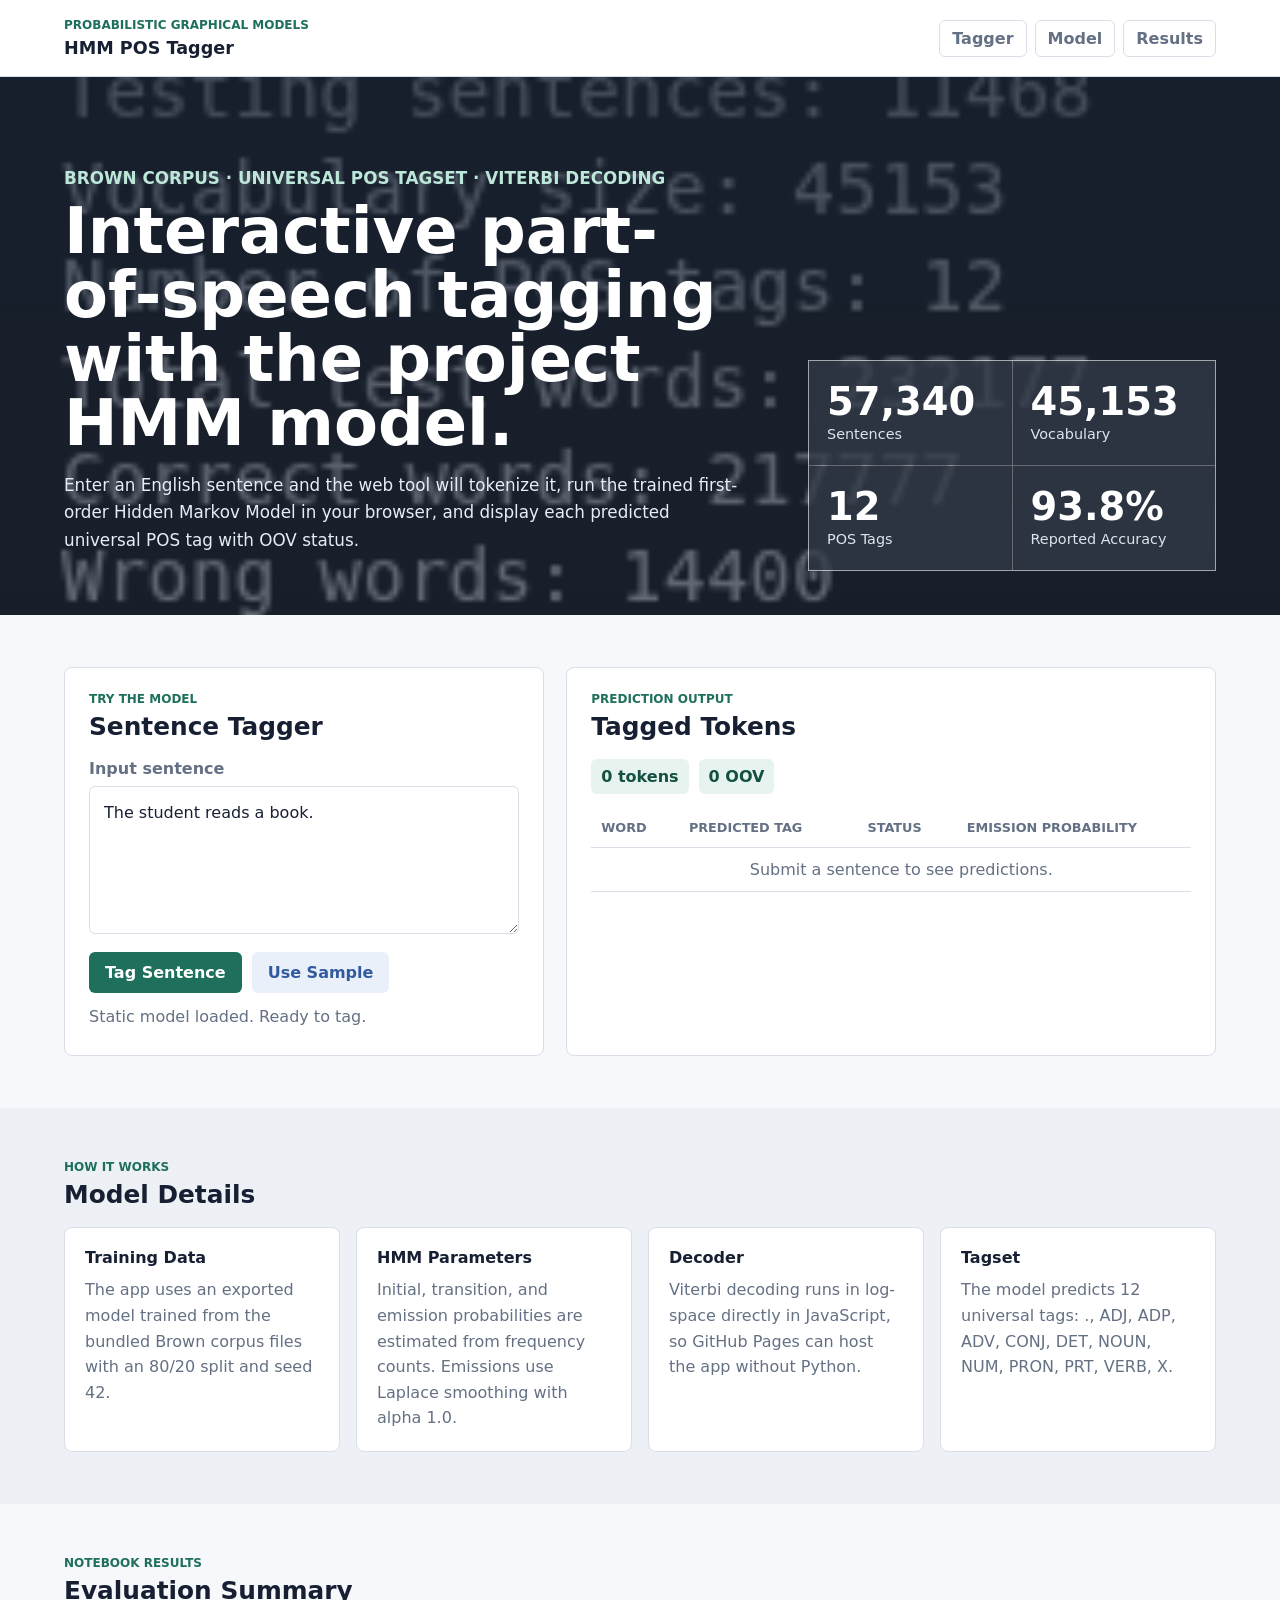
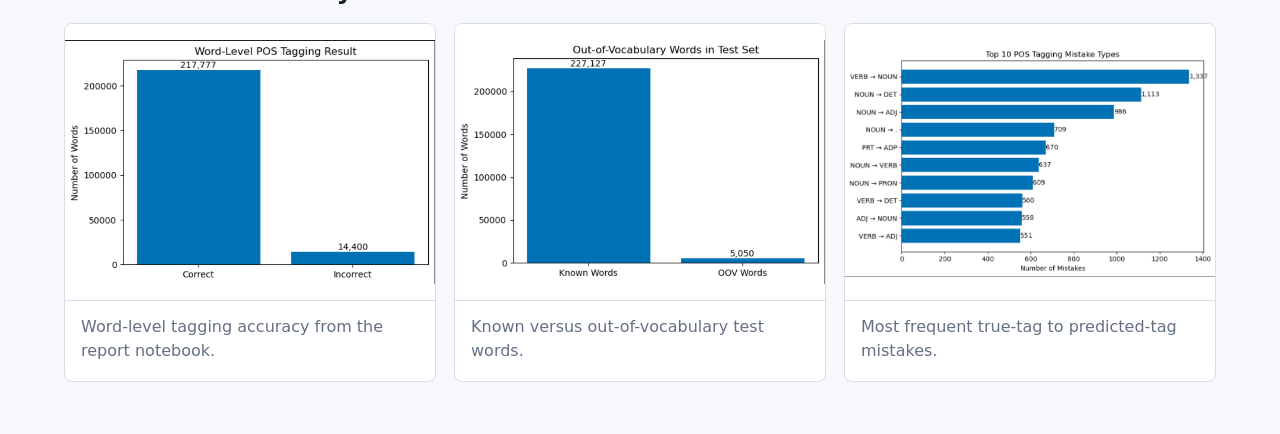
<file: docs/index.html>
<!doctype html>
<html lang="en">
  <head>
    <meta charset="utf-8">
    <meta name="viewport" content="width=device-width, initial-scale=1">
    <title>HMM POS Tagger Web Tool</title>
    <link rel="stylesheet" href="static/style.css">
  </head>
  <body>
    <header class="topbar">
      <div>
        <p class="eyebrow">Probabilistic Graphical Models</p>
        <h1>HMM POS Tagger</h1>
      </div>
      <nav class="nav-links" aria-label="Page sections">
        <a href="#tagger">Tagger</a>
        <a href="#model">Model</a>
        <a href="#results">Results</a>
      </nav>
    </header>

    <main>
      <section class="hero">
        <div class="hero-copy">
          <p class="eyebrow">Brown Corpus · Universal POS Tagset · Viterbi Decoding</p>
          <h2>Interactive part-of-speech tagging with the project HMM model.</h2>
          <p>
            Enter an English sentence and the web tool will tokenize it, run the
            trained first-order Hidden Markov Model in your browser, and display
            each predicted universal POS tag with OOV status.
          </p>
        </div>
        <div class="metric-strip" aria-label="Model summary metrics">
          <div><strong>57,340</strong><span>Sentences</span></div>
          <div><strong>45,153</strong><span>Vocabulary</span></div>
          <div><strong>12</strong><span>POS Tags</span></div>
          <div><strong>93.8%</strong><span>Reported Accuracy</span></div>
        </div>
      </section>

      <section id="tagger" class="workspace">
        <div class="tool-panel">
          <div class="section-heading">
            <p class="eyebrow">Try the Model</p>
            <h2>Sentence Tagger</h2>
          </div>
          <form id="tag-form">
            <label for="sentence">Input sentence</label>
            <textarea id="sentence" name="sentence" rows="5">The student reads a book.</textarea>
            <div class="actions">
              <button type="submit">Tag Sentence</button>
              <button type="button" id="sample-button" class="secondary">Use Sample</button>
            </div>
          </form>
          <p id="message" class="message" role="status">Loading static model...</p>
        </div>

        <div class="results-panel" aria-live="polite">
          <div class="section-heading">
            <p class="eyebrow">Prediction Output</p>
            <h2>Tagged Tokens</h2>
          </div>
          <div class="summary-row">
            <span id="token-count">0 tokens</span>
            <span id="oov-count">0 OOV</span>
          </div>
          <div class="table-wrap">
            <table>
              <thead>
                <tr>
                  <th>Word</th>
                  <th>Predicted Tag</th>
                  <th>Status</th>
                  <th>Emission Probability</th>
                </tr>
              </thead>
              <tbody id="prediction-body">
                <tr><td colspan="4" class="empty">Submit a sentence to see predictions.</td></tr>
              </tbody>
            </table>
          </div>
        </div>
      </section>

      <section id="model" class="info-band">
        <div class="section-heading">
          <p class="eyebrow">How It Works</p>
          <h2>Model Details</h2>
        </div>
        <div class="info-grid">
          <article>
            <h3>Training Data</h3>
            <p>The app uses an exported model trained from the bundled Brown corpus files with an 80/20 split and seed 42.</p>
          </article>
          <article>
            <h3>HMM Parameters</h3>
            <p>Initial, transition, and emission probabilities are estimated from frequency counts. Emissions use Laplace smoothing with alpha 1.0.</p>
          </article>
          <article>
            <h3>Decoder</h3>
            <p>Viterbi decoding runs in log-space directly in JavaScript, so GitHub Pages can host the app without Python.</p>
          </article>
          <article>
            <h3>Tagset</h3>
            <p>The model predicts 12 universal tags: ., ADJ, ADP, ADV, CONJ, DET, NOUN, NUM, PRON, PRT, VERB, X.</p>
          </article>
        </div>
      </section>

      <section id="results" class="report-band">
        <div class="section-heading">
          <p class="eyebrow">Notebook Results</p>
          <h2>Evaluation Summary</h2>
        </div>
        <div class="result-grid">
          <figure>
            <img src="report-image/Final-accuracy-result-with-numbers-on-bars.png" alt="Final accuracy result chart">
            <figcaption>Word-level tagging accuracy from the report notebook.</figcaption>
          </figure>
          <figure>
            <img src="report-image/OOV-analysis-result-with-numbers-on-bars.png" alt="OOV analysis chart">
            <figcaption>Known versus out-of-vocabulary test words.</figcaption>
          </figure>
          <figure>
            <img src="report-image/Top-10-mistake-types-with-numbers-on-bars.png" alt="Top POS mistake types chart">
            <figcaption>Most frequent true-tag to predicted-tag mistakes.</figcaption>
          </figure>
        </div>
      </section>
    </main>

    <script src="static/app.js"></script>
  </body>
</html>
</file>
<file: docs/static/style.css>
:root {
  color-scheme: light;
  --bg: #f7f8fb;
  --ink: #172033;
  --muted: #647084;
  --line: #d9dee8;
  --panel: #ffffff;
  --accent: #1e6f5c;
  --accent-dark: #155143;
  --blue: #315a9f;
  --amber: #a86416;
  --soft-green: #e7f3ef;
  --soft-blue: #eaf0fa;
  --soft-amber: #fff4e2;
  font-family: Inter, ui-sans-serif, system-ui, -apple-system, BlinkMacSystemFont, "Segoe UI", sans-serif;
}

* {
  box-sizing: border-box;
}

body {
  margin: 0;
  background: var(--bg);
  color: var(--ink);
}

a {
  color: inherit;
  text-decoration: none;
}

.topbar {
  display: flex;
  align-items: center;
  justify-content: space-between;
  gap: 24px;
  padding: 18px clamp(20px, 5vw, 72px);
  background: rgba(255, 255, 255, 0.94);
  border-bottom: 1px solid var(--line);
  position: sticky;
  top: 0;
  z-index: 10;
}

.topbar h1,
.section-heading h2,
.hero h2 {
  margin: 0;
  letter-spacing: 0;
}

.topbar h1 {
  font-size: 1.1rem;
}

.eyebrow {
  margin: 0 0 6px;
  color: var(--accent);
  font-size: 0.75rem;
  font-weight: 700;
  text-transform: uppercase;
}

.nav-links {
  display: flex;
  gap: 8px;
}

.nav-links a {
  border: 1px solid var(--line);
  border-radius: 6px;
  padding: 8px 12px;
  color: var(--muted);
  font-weight: 600;
}

main {
  overflow: hidden;
}

.hero {
  display: grid;
  grid-template-columns: minmax(0, 1.25fr) minmax(320px, 0.75fr);
  align-items: end;
  gap: clamp(28px, 5vw, 64px);
  min-height: 520px;
  padding: clamp(44px, 8vw, 88px) clamp(20px, 5vw, 72px) 44px;
  background:
    linear-gradient(rgba(20, 31, 50, 0.74), rgba(20, 31, 50, 0.56)),
    url("../report-image/FinalSummaryOutput.png") center / cover;
  color: #fff;
}

.hero .eyebrow {
  color: #bde7d9;
}

.hero h2 {
  max-width: 860px;
  font-size: clamp(2.2rem, 5vw, 4.9rem);
  line-height: 1;
}

.hero p {
  max-width: 720px;
  color: #e6edf5;
  font-size: 1.05rem;
  line-height: 1.65;
}

.metric-strip {
  display: grid;
  grid-template-columns: repeat(2, minmax(0, 1fr));
  gap: 1px;
  background: rgba(255, 255, 255, 0.34);
  border: 1px solid rgba(255, 255, 255, 0.4);
}

.metric-strip div {
  min-height: 104px;
  padding: 18px;
  background: rgba(9, 19, 35, 0.62);
}

.metric-strip strong {
  display: block;
  font-size: clamp(1.5rem, 3vw, 2.4rem);
}

.metric-strip span {
  color: #dce5ef;
  font-size: 0.9rem;
}

.workspace,
.info-band,
.report-band {
  padding: 52px clamp(20px, 5vw, 72px);
}

.workspace {
  display: grid;
  grid-template-columns: minmax(280px, 0.85fr) minmax(0, 1.15fr);
  gap: 22px;
}

.tool-panel,
.results-panel,
.info-grid article,
.result-grid figure {
  background: var(--panel);
  border: 1px solid var(--line);
  border-radius: 8px;
}

.tool-panel,
.results-panel {
  padding: 24px;
}

.section-heading {
  margin-bottom: 18px;
}

.section-heading h2 {
  font-size: 1.55rem;
}

label {
  display: block;
  margin-bottom: 8px;
  color: var(--muted);
  font-weight: 700;
}

textarea {
  width: 100%;
  resize: vertical;
  min-height: 148px;
  border: 1px solid var(--line);
  border-radius: 6px;
  padding: 14px;
  color: var(--ink);
  font: inherit;
  line-height: 1.45;
}

textarea:focus {
  outline: 3px solid rgba(30, 111, 92, 0.18);
  border-color: var(--accent);
}

.actions {
  display: flex;
  flex-wrap: wrap;
  gap: 10px;
  margin-top: 14px;
}

button {
  border: 0;
  border-radius: 6px;
  background: var(--accent);
  color: #fff;
  cursor: pointer;
  font: inherit;
  font-weight: 800;
  padding: 11px 16px;
}

button:hover {
  background: var(--accent-dark);
}

button.secondary {
  background: var(--soft-blue);
  color: var(--blue);
}

.message {
  min-height: 24px;
  margin: 14px 0 0;
  color: var(--muted);
}

.summary-row {
  display: flex;
  gap: 10px;
  margin-bottom: 14px;
}

.summary-row span {
  border-radius: 6px;
  background: var(--soft-green);
  color: var(--accent-dark);
  font-weight: 800;
  padding: 8px 10px;
}

.table-wrap {
  width: 100%;
  overflow-x: auto;
}

table {
  width: 100%;
  border-collapse: collapse;
  min-width: 620px;
}

th,
td {
  border-bottom: 1px solid var(--line);
  padding: 12px 10px;
  text-align: left;
}

th {
  color: var(--muted);
  font-size: 0.8rem;
  text-transform: uppercase;
}

.tag,
.known,
.oov {
  display: inline-flex;
  align-items: center;
  min-height: 28px;
  border-radius: 6px;
  padding: 4px 8px;
  font-weight: 800;
}

.tag {
  background: var(--soft-blue);
  color: var(--blue);
}

.known {
  background: var(--soft-green);
  color: var(--accent-dark);
}

.oov {
  background: var(--soft-amber);
  color: var(--amber);
}

.empty {
  color: var(--muted);
  text-align: center;
}

.info-band {
  background: #edf1f6;
}

.info-grid {
  display: grid;
  grid-template-columns: repeat(4, minmax(0, 1fr));
  gap: 16px;
}

.info-grid article {
  padding: 20px;
}

.info-grid h3 {
  margin: 0 0 10px;
  font-size: 1rem;
}

.info-grid p {
  margin: 0;
  color: var(--muted);
  line-height: 1.6;
}

.result-grid {
  display: grid;
  grid-template-columns: repeat(3, minmax(0, 1fr));
  gap: 18px;
}

figure {
  margin: 0;
  overflow: hidden;
}

figure img {
  display: block;
  width: 100%;
  aspect-ratio: 4 / 3;
  object-fit: contain;
  background: #fff;
  border-bottom: 1px solid var(--line);
}

figcaption {
  color: var(--muted);
  line-height: 1.5;
  padding: 14px 16px 18px;
}

@media (max-width: 980px) {
  .hero,
  .workspace,
  .info-grid,
  .result-grid {
    grid-template-columns: 1fr;
  }

  .hero {
    min-height: auto;
  }
}

@media (max-width: 640px) {
  .topbar {
    align-items: flex-start;
    flex-direction: column;
  }

  .nav-links {
    width: 100%;
    overflow-x: auto;
  }

  .metric-strip {
    grid-template-columns: 1fr;
  }

  .workspace,
  .info-band,
  .report-band {
    padding: 34px 16px;
  }
}
</file>
